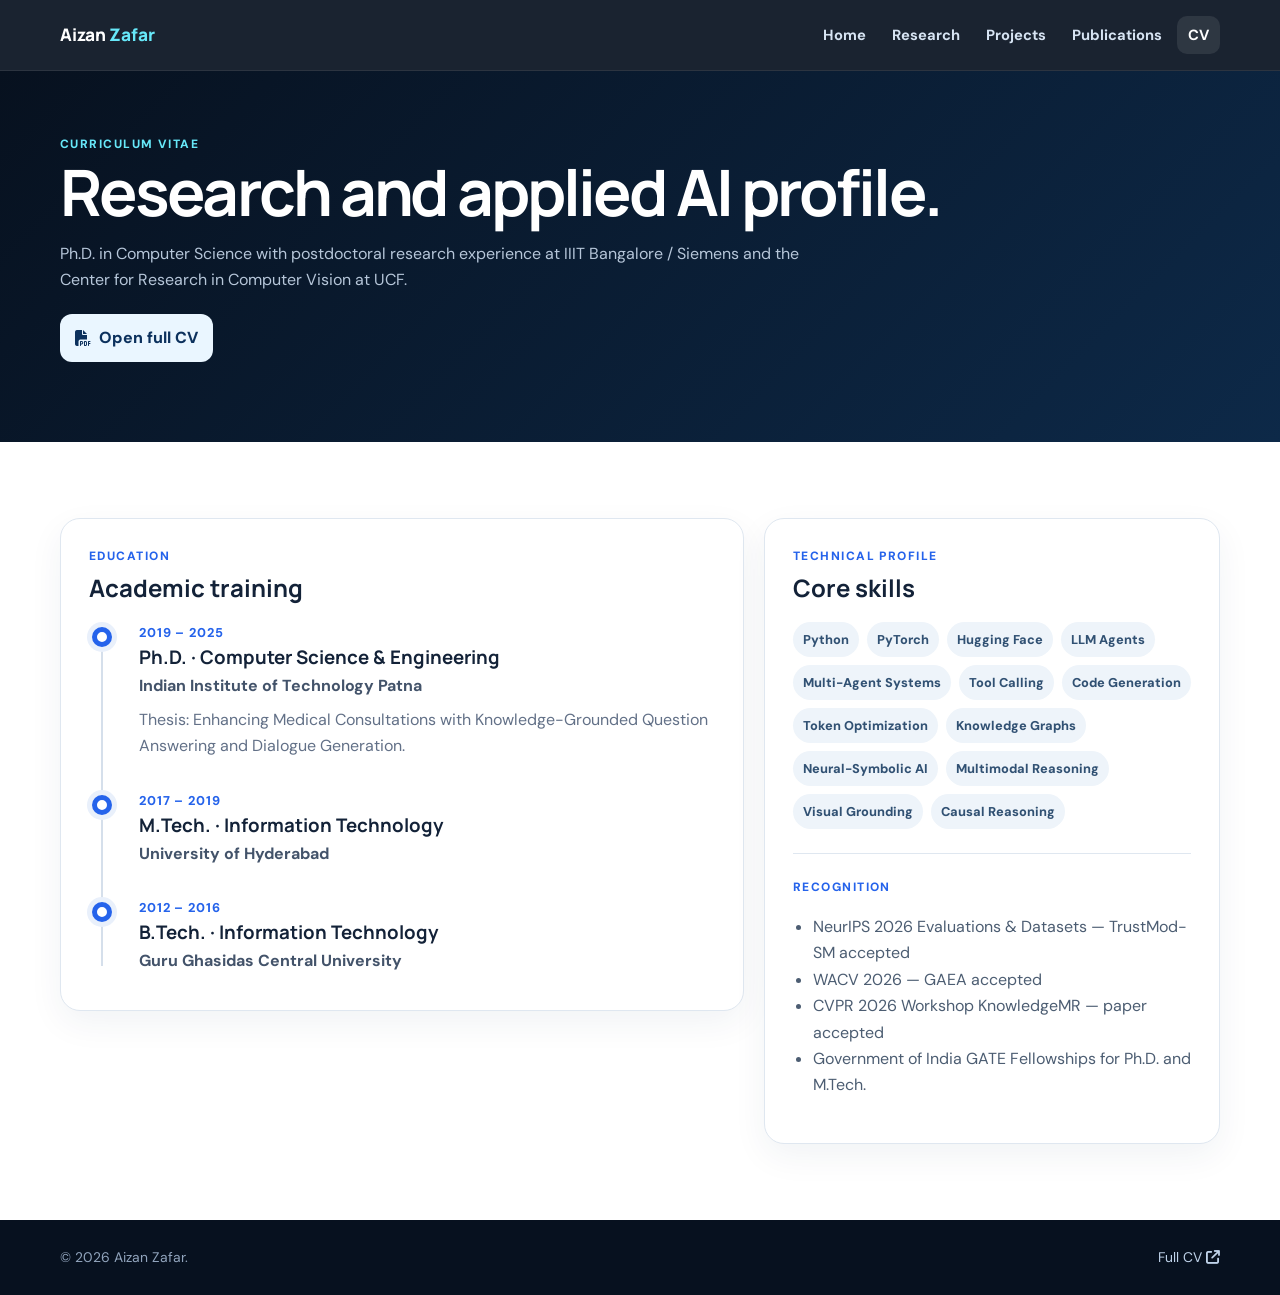
<file: cv.html>
<!DOCTYPE html><html lang="en"><head><meta charset="UTF-8"><meta name="viewport" content="width=device-width,initial-scale=1.0"><title>CV | Aizan Zafar</title><meta name="description" content="Curriculum vitae of Aizan Zafar."><link rel="preconnect" href="https://fonts.googleapis.com"><link rel="preconnect" href="https://fonts.gstatic.com" crossorigin><link href="https://fonts.googleapis.com/css2?family=DM+Sans:wght@400;500;600;700&family=Manrope:wght@600;700;800&display=swap" rel="stylesheet"><link rel="stylesheet" href="https://cdnjs.cloudflare.com/ajax/libs/font-awesome/6.5.2/css/all.min.css"><link rel="stylesheet" href="assets/css/styles.css"></head><body><header class="site-header"><nav class="nav container"><a class="brand" href="index.html">Aizan <span>Zafar</span></a><button class="menu-button" aria-label="Toggle navigation"><i class="fa-solid fa-bars"></i></button><ul class="nav-links"><li><a href="index.html">Home</a></li><li><a href="research.html">Research</a></li><li><a href="projects.html">Projects</a></li><li><a href="publications.html">Publications</a></li><li><a class="active" href="cv.html">CV</a></li></ul></nav></header><section class="page-hero"><div class="container"><p class="kicker">Curriculum Vitae</p><h1>Research and applied AI profile.</h1><p>Ph.D. in Computer Science with postdoctoral research experience at IIIT Bangalore / Siemens and the Center for Research in Computer Vision at UCF.</p><div class="actions" style="margin-top:20px"><a class="btn btn-primary" href="img/Aizan_Zafar_CV.pdf" target="_blank"><i class="fa-solid fa-file-pdf"></i> Open full CV</a></div></div></section><main><section class="section"><div class="container cv-panel"><article class="cv-box"><p class="kicker">Education</p><h2>Academic training</h2><div class="timeline"><article class="timeline-item"><span class="timeline-dot"></span><div class="timeline-meta">2019 – 2025</div><h3>Ph.D. · Computer Science & Engineering</h3><p class="timeline-org">Indian Institute of Technology Patna</p><p class="timeline-copy">Thesis: Enhancing Medical Consultations with Knowledge-Grounded Question Answering and Dialogue Generation.</p></article><article class="timeline-item"><span class="timeline-dot"></span><div class="timeline-meta">2017 – 2019</div><h3>M.Tech. · Information Technology</h3><p class="timeline-org">University of Hyderabad</p></article><article class="timeline-item"><span class="timeline-dot"></span><div class="timeline-meta">2012 – 2016</div><h3>B.Tech. · Information Technology</h3><p class="timeline-org">Guru Ghasidas Central University</p></article></div></article><aside class="cv-box"><p class="kicker">Technical profile</p><h2>Core skills</h2><div class="skills"><span class="skill">Python</span><span class="skill">PyTorch</span><span class="skill">Hugging Face</span><span class="skill">LLM Agents</span><span class="skill">Multi-Agent Systems</span><span class="skill">Tool Calling</span><span class="skill">Code Generation</span><span class="skill">Token Optimization</span><span class="skill">Knowledge Graphs</span><span class="skill">Neural-Symbolic AI</span><span class="skill">Multimodal Reasoning</span><span class="skill">Visual Grounding</span><span class="skill">Causal Reasoning</span></div><hr style="border:0;border-top:1px solid var(--line);margin:24px 0"><p class="kicker">Recognition</p><ul><li>NeurIPS 2026 Evaluations & Datasets — TrustMod-SM accepted</li><li>WACV 2026 — GAEA accepted</li><li>CVPR 2026 Workshop KnowledgeMR — paper accepted</li><li>Government of India GATE Fellowships for Ph.D. and M.Tech.</li></ul></aside></div></section></main><footer><div class="container footer-inner"><span>© <span id="year"></span> Aizan Zafar.</span><a href="img/Aizan_Zafar_CV.pdf" target="_blank">Full CV <i class="fa-solid fa-arrow-up-right-from-square"></i></a></div></footer><script src="assets/js/main.js"></script></body></html>
</file>
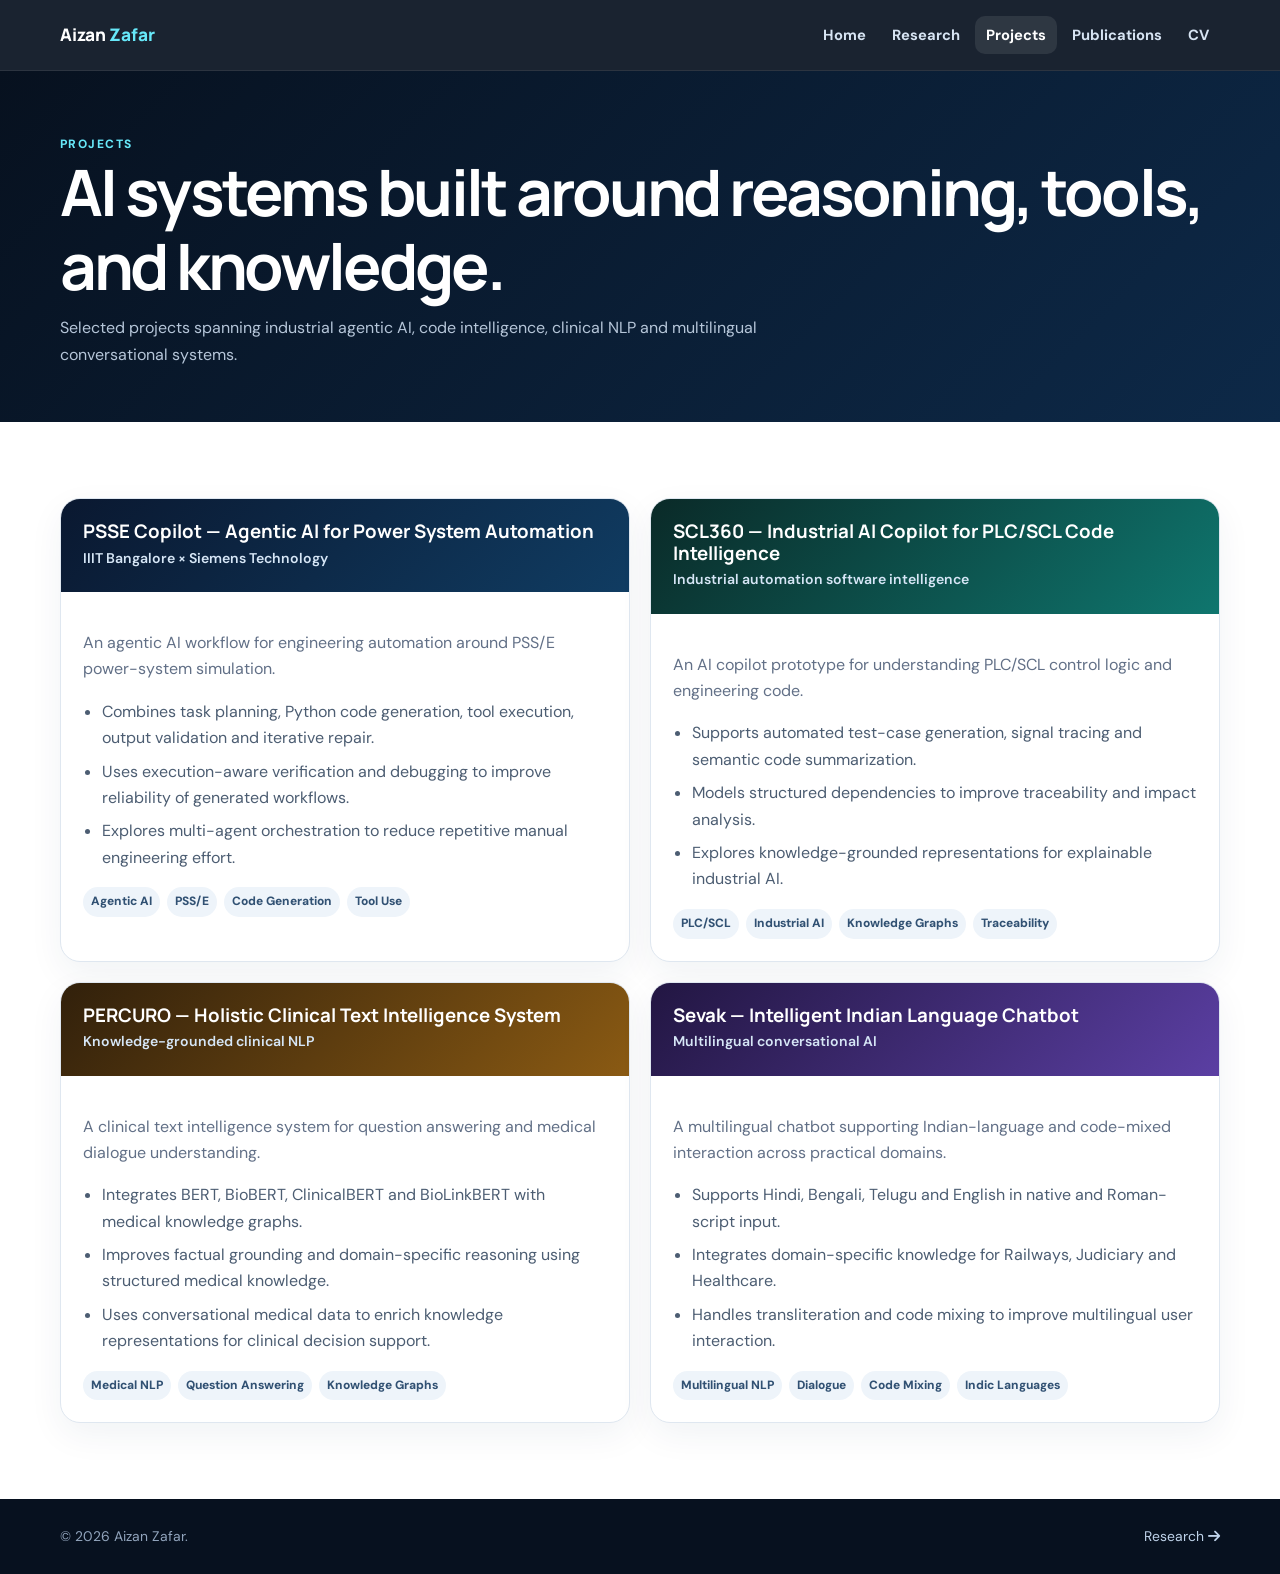
<file: projects.html>
<!DOCTYPE html><html lang="en"><head><meta charset="UTF-8"><meta name="viewport" content="width=device-width,initial-scale=1.0"><title>Projects | Aizan Zafar</title><meta name="description" content="Selected AI systems and projects by Aizan Zafar."><link rel="preconnect" href="https://fonts.googleapis.com"><link rel="preconnect" href="https://fonts.gstatic.com" crossorigin><link href="https://fonts.googleapis.com/css2?family=DM+Sans:wght@400;500;600;700&family=Manrope:wght@600;700;800&display=swap" rel="stylesheet"><link rel="stylesheet" href="https://cdnjs.cloudflare.com/ajax/libs/font-awesome/6.5.2/css/all.min.css"><link rel="stylesheet" href="assets/css/styles.css"></head><body><header class="site-header"><nav class="nav container"><a class="brand" href="index.html">Aizan <span>Zafar</span></a><button class="menu-button" aria-label="Toggle navigation"><i class="fa-solid fa-bars"></i></button><ul class="nav-links"><li><a href="index.html">Home</a></li><li><a href="research.html">Research</a></li><li><a class="active" href="projects.html">Projects</a></li><li><a href="publications.html">Publications</a></li><li><a href="cv.html">CV</a></li></ul></nav></header><section class="page-hero"><div class="container"><p class="kicker">Projects</p><h1>AI systems built around reasoning, tools, and knowledge.</h1><p>Selected projects spanning industrial agentic AI, code intelligence, clinical NLP and multilingual conversational systems.</p></div></section><main><section class="section"><div class="container project-grid"><article class="project-card"><div class="project-top"><h3>PSSE Copilot — Agentic AI for Power System Automation</h3><p>IIIT Bangalore × Siemens Technology</p></div><div class="project-body"><p>An agentic AI workflow for engineering automation around PSS/E power-system simulation.</p><ul><li>Combines task planning, Python code generation, tool execution, output validation and iterative repair.</li><li>Uses execution-aware verification and debugging to improve reliability of generated workflows.</li><li>Explores multi-agent orchestration to reduce repetitive manual engineering effort.</li></ul><div class="tags"><span class="tag">Agentic AI</span><span class="tag">PSS/E</span><span class="tag">Code Generation</span><span class="tag">Tool Use</span></div></div></article><article class="project-card"><div class="project-top alt"><h3>SCL360 — Industrial AI Copilot for PLC/SCL Code Intelligence</h3><p>Industrial automation software intelligence</p></div><div class="project-body"><p>An AI copilot prototype for understanding PLC/SCL control logic and engineering code.</p><ul><li>Supports automated test-case generation, signal tracing and semantic code summarization.</li><li>Models structured dependencies to improve traceability and impact analysis.</li><li>Explores knowledge-grounded representations for explainable industrial AI.</li></ul><div class="tags"><span class="tag">PLC/SCL</span><span class="tag">Industrial AI</span><span class="tag">Knowledge Graphs</span><span class="tag">Traceability</span></div></div></article><article class="project-card"><div class="project-top warm"><h3>PERCURO — Holistic Clinical Text Intelligence System</h3><p>Knowledge-grounded clinical NLP</p></div><div class="project-body"><p>A clinical text intelligence system for question answering and medical dialogue understanding.</p><ul><li>Integrates BERT, BioBERT, ClinicalBERT and BioLinkBERT with medical knowledge graphs.</li><li>Improves factual grounding and domain-specific reasoning using structured medical knowledge.</li><li>Uses conversational medical data to enrich knowledge representations for clinical decision support.</li></ul><div class="tags"><span class="tag">Medical NLP</span><span class="tag">Question Answering</span><span class="tag">Knowledge Graphs</span></div></div></article><article class="project-card"><div class="project-top violet"><h3>Sevak — Intelligent Indian Language Chatbot</h3><p>Multilingual conversational AI</p></div><div class="project-body"><p>A multilingual chatbot supporting Indian-language and code-mixed interaction across practical domains.</p><ul><li>Supports Hindi, Bengali, Telugu and English in native and Roman-script input.</li><li>Integrates domain-specific knowledge for Railways, Judiciary and Healthcare.</li><li>Handles transliteration and code mixing to improve multilingual user interaction.</li></ul><div class="tags"><span class="tag">Multilingual NLP</span><span class="tag">Dialogue</span><span class="tag">Code Mixing</span><span class="tag">Indic Languages</span></div></div></article></div></section></main><footer><div class="container footer-inner"><span>© <span id="year"></span> Aizan Zafar.</span><a href="research.html">Research <i class="fa-solid fa-arrow-right"></i></a></div></footer><script src="assets/js/main.js"></script></body></html>
</file>
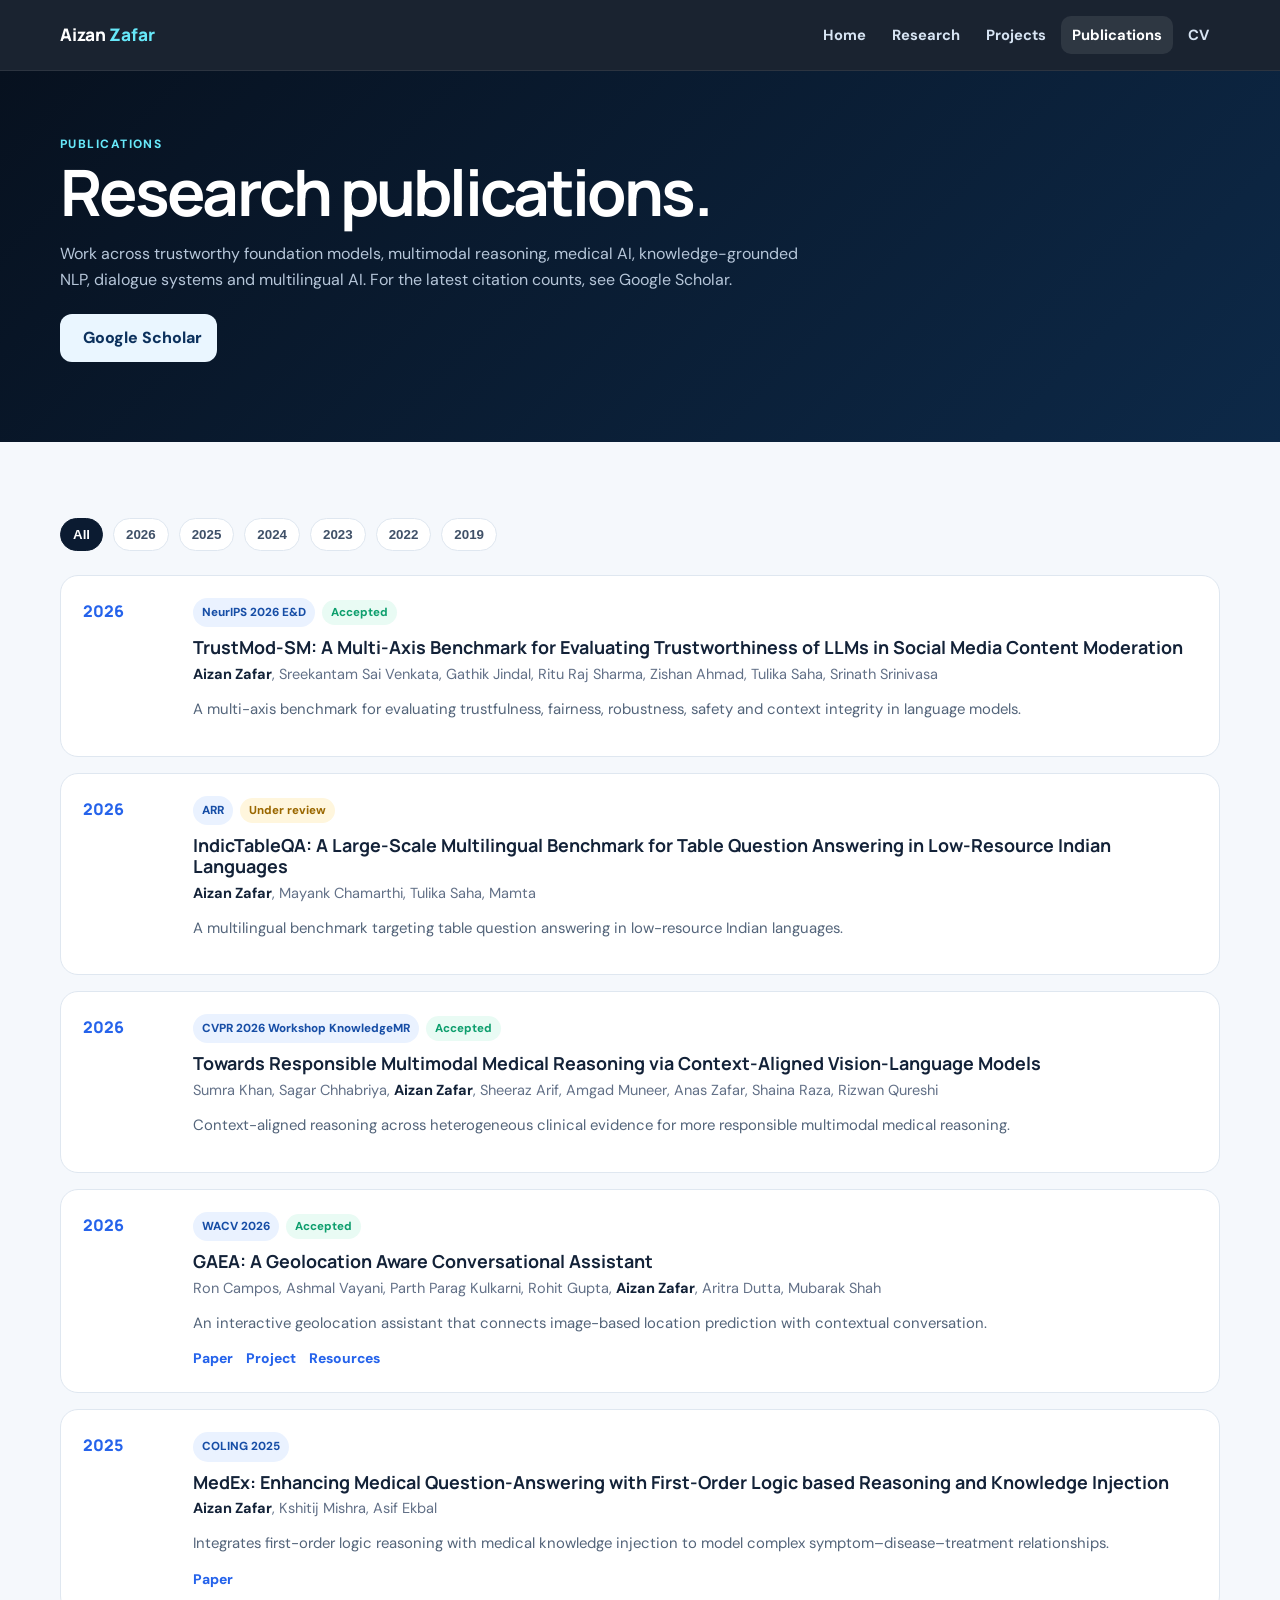
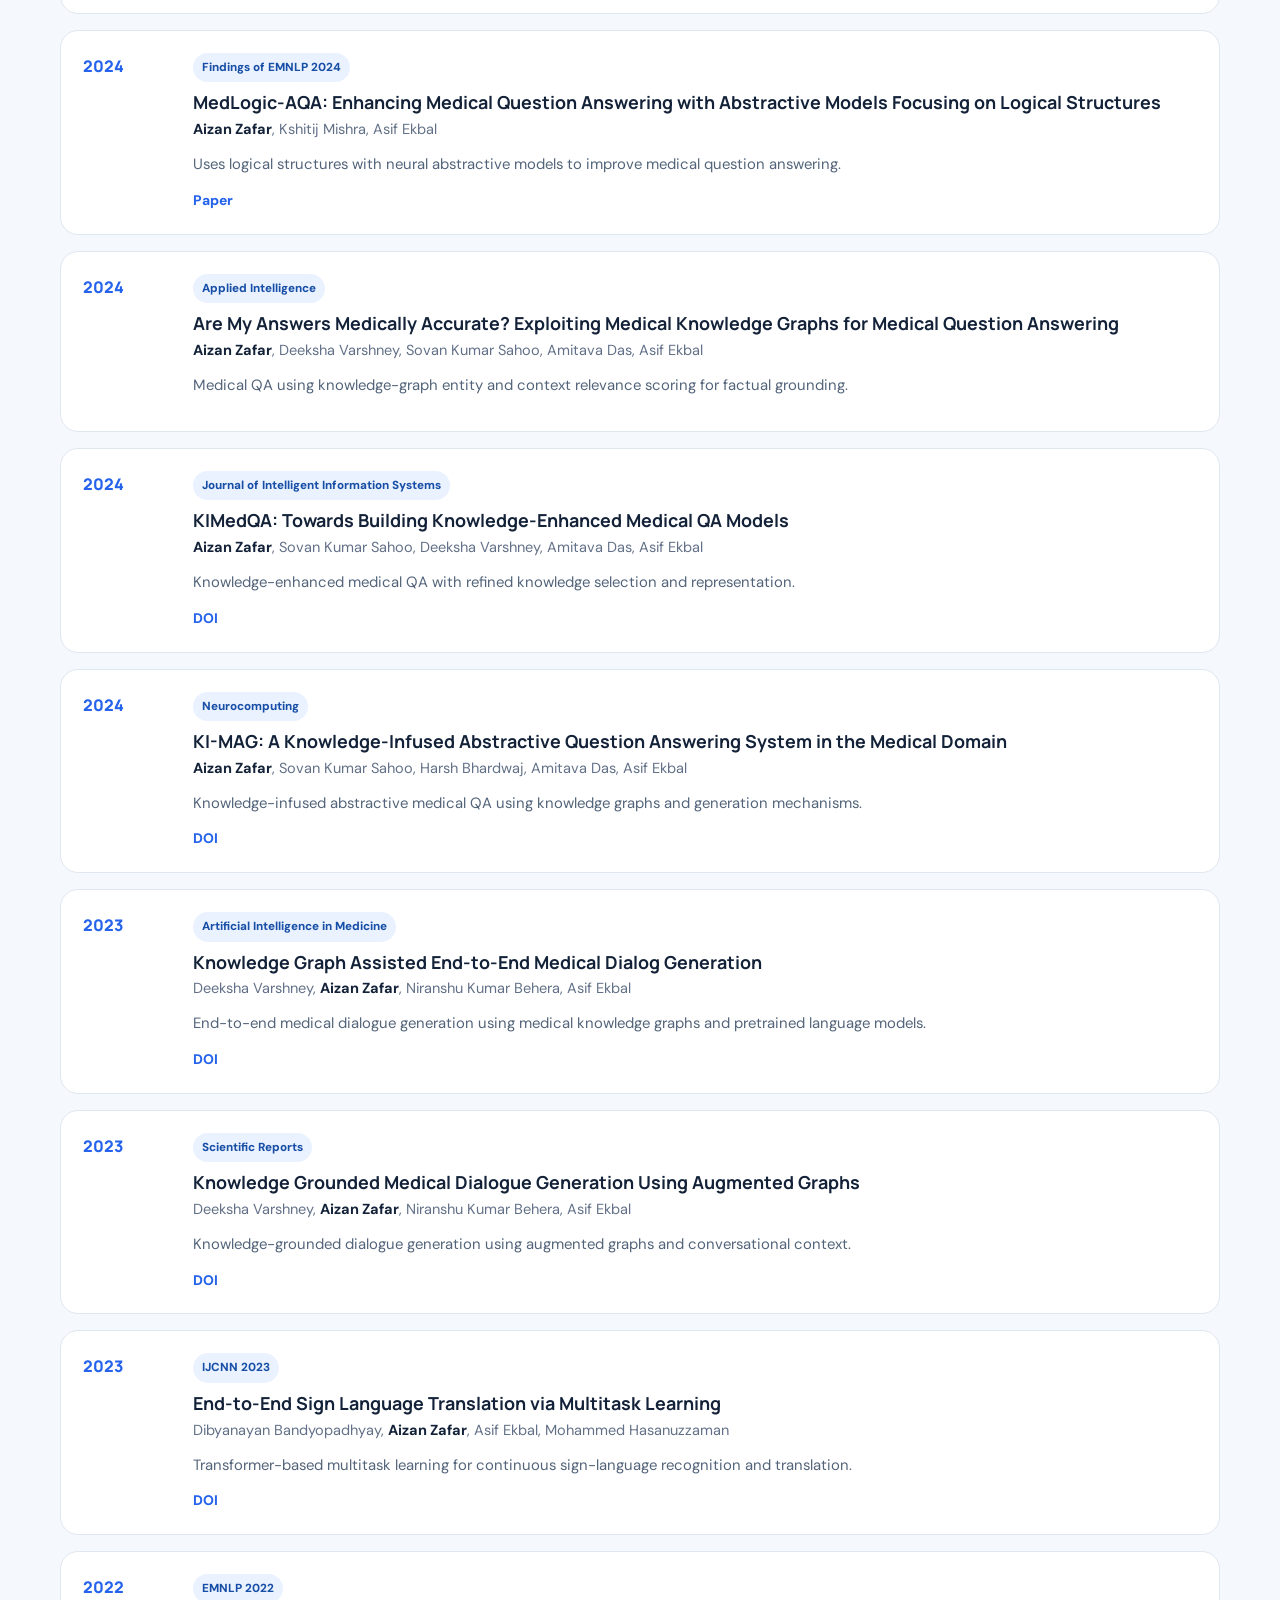
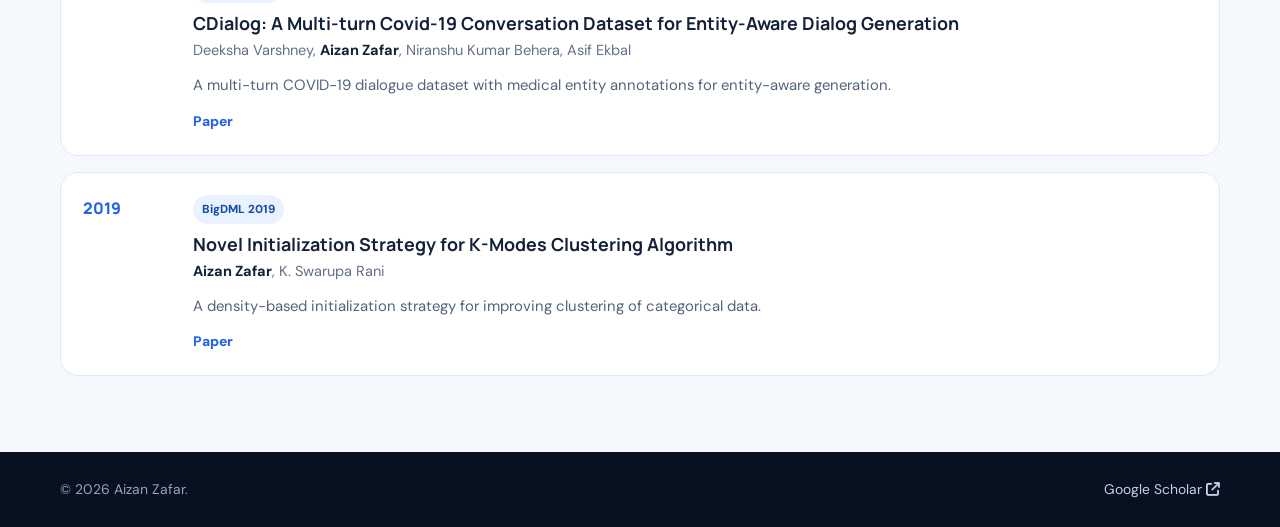
<file: publications.html>
<!DOCTYPE html><html lang="en"><head><meta charset="UTF-8"><meta name="viewport" content="width=device-width,initial-scale=1.0"><title>Publications | Aizan Zafar</title><meta name="description" content="Publications by Aizan Zafar in trustworthy AI, multimodal AI, medical NLP and knowledge-grounded reasoning."><link rel="preconnect" href="https://fonts.googleapis.com"><link rel="preconnect" href="https://fonts.gstatic.com" crossorigin><link href="https://fonts.googleapis.com/css2?family=DM+Sans:wght@400;500;600;700&family=Manrope:wght@600;700;800&display=swap" rel="stylesheet"><link rel="stylesheet" href="https://cdnjs.cloudflare.com/ajax/libs/font-awesome/6.5.2/css/all.min.css"><link rel="stylesheet" href="assets/css/styles.css"></head><body><header class="site-header"><nav class="nav container"><a class="brand" href="index.html">Aizan <span>Zafar</span></a><button class="menu-button" aria-label="Toggle navigation"><i class="fa-solid fa-bars"></i></button><ul class="nav-links"><li><a href="index.html">Home</a></li><li><a href="research.html">Research</a></li><li><a href="projects.html">Projects</a></li><li><a class="active" href="publications.html">Publications</a></li><li><a href="cv.html">CV</a></li></ul></nav></header><section class="page-hero"><div class="container"><p class="kicker">Publications</p><h1>Research publications.</h1><p>Work across trustworthy foundation models, multimodal reasoning, medical AI, knowledge-grounded NLP, dialogue systems and multilingual AI. For the latest citation counts, see Google Scholar.</p><div class="actions" style="margin-top:20px"><a class="btn btn-primary" href="https://scholar.google.com/citations?user=iqYHEnsAAAAJ&hl=en" target="_blank"><i class="ai ai-google-scholar"></i> Google Scholar</a></div></div></section><main><section class="section soft"><div class="container"><div class="pub-toolbar"><button class="filter-btn active" data-filter="all">All</button><button class="filter-btn" data-filter="2026">2026</button><button class="filter-btn" data-filter="2025">2025</button><button class="filter-btn" data-filter="2024">2024</button><button class="filter-btn" data-filter="2023">2023</button><button class="filter-btn" data-filter="2022">2022</button><button class="filter-btn" data-filter="2019">2019</button></div><div class="pub-list">
<article class="pub-item" data-year="2026"><div class="pub-year">2026</div><div><span class="venue">NeurIPS 2026 E&D</span><span class="status">Accepted</span><h3>TrustMod-SM: A Multi-Axis Benchmark for Evaluating Trustworthiness of LLMs in Social Media Content Moderation</h3><p class="authors"><strong>Aizan Zafar</strong>, Sreekantam Sai Venkata, Gathik Jindal, Ritu Raj Sharma, Zishan Ahmad, Tulika Saha, Srinath Srinivasa</p><p class="pub-desc">A multi-axis benchmark for evaluating trustfulness, fairness, robustness, safety and context integrity in language models.</p></div></article>
<article class="pub-item" data-year="2026"><div class="pub-year">2026</div><div><span class="venue">ARR</span><span class="status review">Under review</span><h3>IndicTableQA: A Large-Scale Multilingual Benchmark for Table Question Answering in Low-Resource Indian Languages</h3><p class="authors"><strong>Aizan Zafar</strong>, Mayank Chamarthi, Tulika Saha, Mamta</p><p class="pub-desc">A multilingual benchmark targeting table question answering in low-resource Indian languages.</p></div></article>
<article class="pub-item" data-year="2026"><div class="pub-year">2026</div><div><span class="venue">CVPR 2026 Workshop KnowledgeMR</span><span class="status">Accepted</span><h3>Towards Responsible Multimodal Medical Reasoning via Context-Aligned Vision-Language Models</h3><p class="authors">Sumra Khan, Sagar Chhabriya, <strong>Aizan Zafar</strong>, Sheeraz Arif, Amgad Muneer, Anas Zafar, Shaina Raza, Rizwan Qureshi</p><p class="pub-desc">Context-aligned reasoning across heterogeneous clinical evidence for more responsible multimodal medical reasoning.</p></div></article>
<article class="pub-item" data-year="2026"><div class="pub-year">2026</div><div><span class="venue">WACV 2026</span><span class="status">Accepted</span><h3>GAEA: A Geolocation Aware Conversational Assistant</h3><p class="authors">Ron Campos, Ashmal Vayani, Parth Parag Kulkarni, Rohit Gupta, <strong>Aizan Zafar</strong>, Aritra Dutta, Mubarak Shah</p><p class="pub-desc">An interactive geolocation assistant that connects image-based location prediction with contextual conversation.</p><div class="pub-links"><a href="https://arxiv.org/abs/2503.16423" target="_blank">Paper</a><a href="https://ucf-crcv.github.io/GAEA/" target="_blank">Project</a><a href="https://huggingface.co/collections/ucf-crcv/gaea-67d514a61d48eb1708b13a08" target="_blank">Resources</a></div></div></article>
<article class="pub-item" data-year="2025"><div class="pub-year">2025</div><div><span class="venue">COLING 2025</span><h3>MedEx: Enhancing Medical Question-Answering with First-Order Logic based Reasoning and Knowledge Injection</h3><p class="authors"><strong>Aizan Zafar</strong>, Kshitij Mishra, Asif Ekbal</p><p class="pub-desc">Integrates first-order logic reasoning with medical knowledge injection to model complex symptom–disease–treatment relationships.</p><div class="pub-links"><a href="https://aclanthology.org/2025.coling-main.649/" target="_blank">Paper</a></div></div></article>
<article class="pub-item" data-year="2024"><div class="pub-year">2024</div><div><span class="venue">Findings of EMNLP 2024</span><h3>MedLogic-AQA: Enhancing Medical Question Answering with Abstractive Models Focusing on Logical Structures</h3><p class="authors"><strong>Aizan Zafar</strong>, Kshitij Mishra, Asif Ekbal</p><p class="pub-desc">Uses logical structures with neural abstractive models to improve medical question answering.</p><div class="pub-links"><a href="https://aclanthology.org/2024.findings-emnlp.981/" target="_blank">Paper</a></div></div></article>
<article class="pub-item" data-year="2024"><div class="pub-year">2024</div><div><span class="venue">Applied Intelligence</span><h3>Are My Answers Medically Accurate? Exploiting Medical Knowledge Graphs for Medical Question Answering</h3><p class="authors"><strong>Aizan Zafar</strong>, Deeksha Varshney, Sovan Kumar Sahoo, Amitava Das, Asif Ekbal</p><p class="pub-desc">Medical QA using knowledge-graph entity and context relevance scoring for factual grounding.</p></div></article>
<article class="pub-item" data-year="2024"><div class="pub-year">2024</div><div><span class="venue">Journal of Intelligent Information Systems</span><h3>KIMedQA: Towards Building Knowledge-Enhanced Medical QA Models</h3><p class="authors"><strong>Aizan Zafar</strong>, Sovan Kumar Sahoo, Deeksha Varshney, Amitava Das, Asif Ekbal</p><p class="pub-desc">Knowledge-enhanced medical QA with refined knowledge selection and representation.</p><div class="pub-links"><a href="https://doi.org/10.1007/s10844-024-00844-1" target="_blank">DOI</a></div></div></article>
<article class="pub-item" data-year="2024"><div class="pub-year">2024</div><div><span class="venue">Neurocomputing</span><h3>KI-MAG: A Knowledge-Infused Abstractive Question Answering System in the Medical Domain</h3><p class="authors"><strong>Aizan Zafar</strong>, Sovan Kumar Sahoo, Harsh Bhardwaj, Amitava Das, Asif Ekbal</p><p class="pub-desc">Knowledge-infused abstractive medical QA using knowledge graphs and generation mechanisms.</p><div class="pub-links"><a href="https://doi.org/10.1016/j.neucom.2023.127141" target="_blank">DOI</a></div></div></article>
<article class="pub-item" data-year="2023"><div class="pub-year">2023</div><div><span class="venue">Artificial Intelligence in Medicine</span><h3>Knowledge Graph Assisted End-to-End Medical Dialog Generation</h3><p class="authors">Deeksha Varshney, <strong>Aizan Zafar</strong>, Niranshu Kumar Behera, Asif Ekbal</p><p class="pub-desc">End-to-end medical dialogue generation using medical knowledge graphs and pretrained language models.</p><div class="pub-links"><a href="https://doi.org/10.1016/j.artmed.2023.102535" target="_blank">DOI</a></div></div></article>
<article class="pub-item" data-year="2023"><div class="pub-year">2023</div><div><span class="venue">Scientific Reports</span><h3>Knowledge Grounded Medical Dialogue Generation Using Augmented Graphs</h3><p class="authors">Deeksha Varshney, <strong>Aizan Zafar</strong>, Niranshu Kumar Behera, Asif Ekbal</p><p class="pub-desc">Knowledge-grounded dialogue generation using augmented graphs and conversational context.</p><div class="pub-links"><a href="https://doi.org/10.1038/s41598-023-29213-8" target="_blank">DOI</a></div></div></article>
<article class="pub-item" data-year="2023"><div class="pub-year">2023</div><div><span class="venue">IJCNN 2023</span><h3>End-to-End Sign Language Translation via Multitask Learning</h3><p class="authors">Dibyanayan Bandyopadhyay, <strong>Aizan Zafar</strong>, Asif Ekbal, Mohammed Hasanuzzaman</p><p class="pub-desc">Transformer-based multitask learning for continuous sign-language recognition and translation.</p><div class="pub-links"><a href="https://doi.org/10.1109/IJCNN54540.2023.10191295" target="_blank">DOI</a></div></div></article>
<article class="pub-item" data-year="2022"><div class="pub-year">2022</div><div><span class="venue">EMNLP 2022</span><h3>CDialog: A Multi-turn Covid-19 Conversation Dataset for Entity-Aware Dialog Generation</h3><p class="authors">Deeksha Varshney, <strong>Aizan Zafar</strong>, Niranshu Kumar Behera, Asif Ekbal</p><p class="pub-desc">A multi-turn COVID-19 dialogue dataset with medical entity annotations for entity-aware generation.</p><div class="pub-links"><a href="https://aclanthology.org/2022.emnlp-main.782/" target="_blank">Paper</a></div></div></article>
<article class="pub-item" data-year="2019"><div class="pub-year">2019</div><div><span class="venue">BigDML 2019</span><h3>Novel Initialization Strategy for K-Modes Clustering Algorithm</h3><p class="authors"><strong>Aizan Zafar</strong>, K. Swarupa Rani</p><p class="pub-desc">A density-based initialization strategy for improving clustering of categorical data.</p><div class="pub-links"><a href="https://link.springer.com/chapter/10.1007/978-981-33-4788-5_8" target="_blank">Paper</a></div></div></article>
</div></div></section></main><footer><div class="container footer-inner"><span>© <span id="year"></span> Aizan Zafar.</span><a href="https://scholar.google.com/citations?user=iqYHEnsAAAAJ&hl=en" target="_blank">Google Scholar <i class="fa-solid fa-arrow-up-right-from-square"></i></a></div></footer><script src="assets/js/main.js"></script></body></html>
</file>
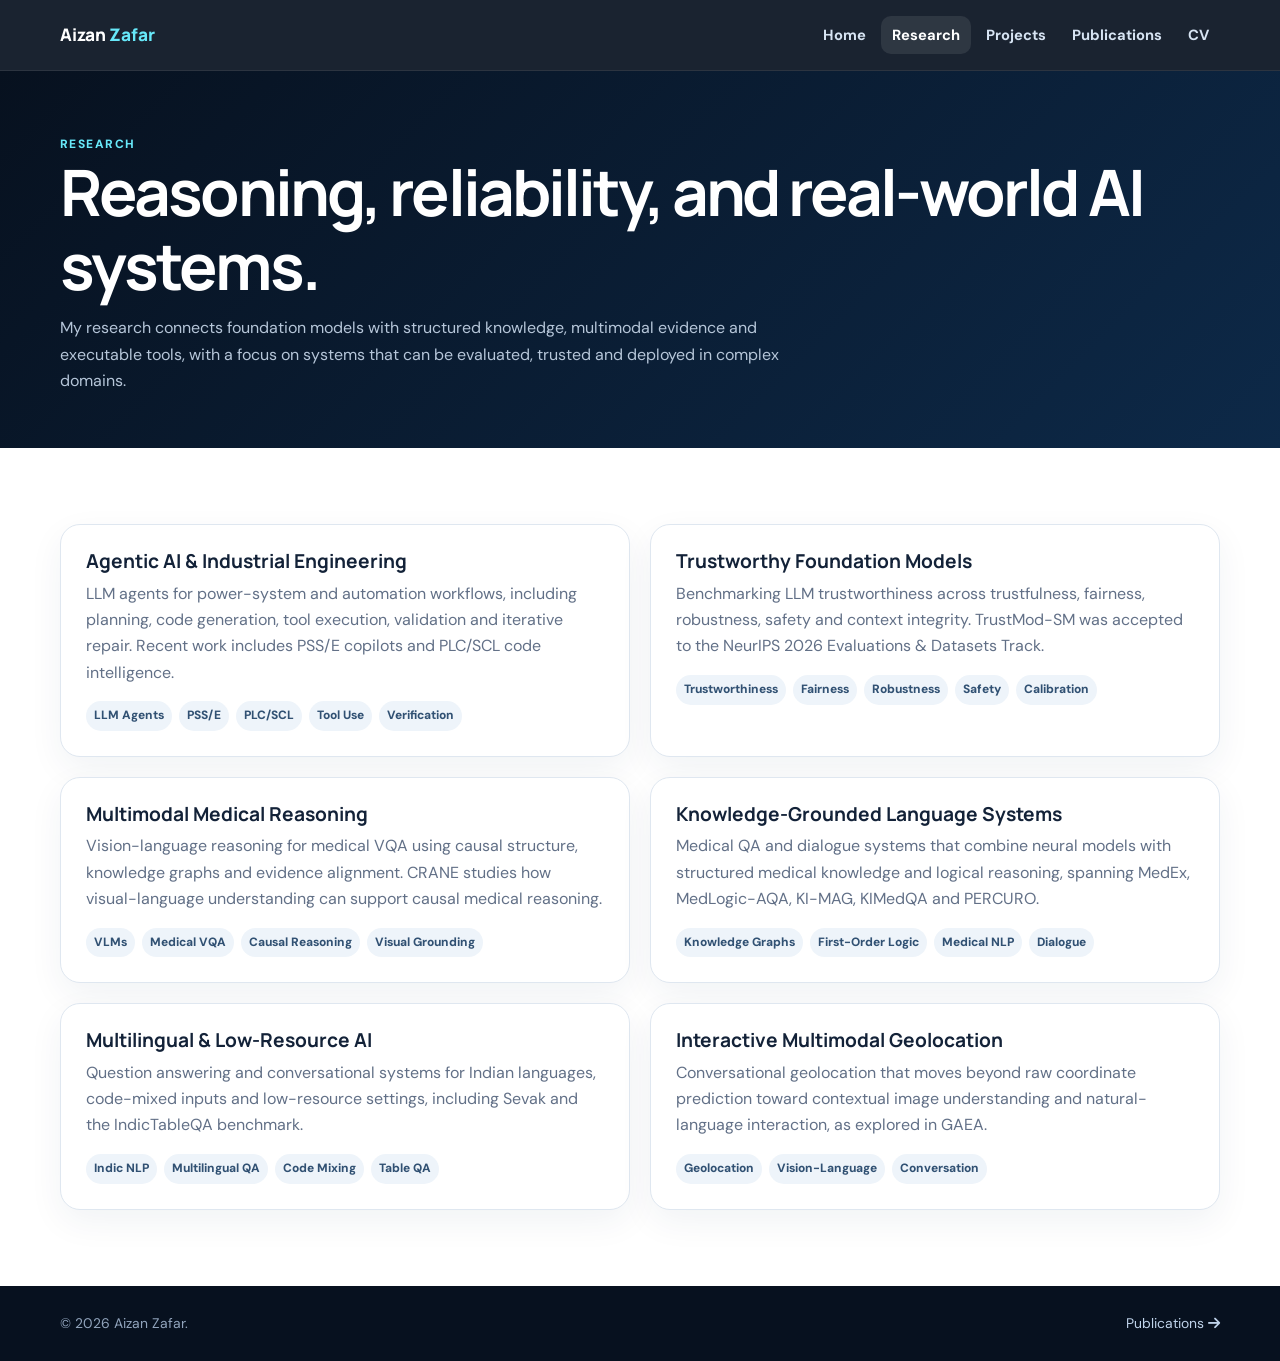
<file: research.html>
<!DOCTYPE html><html lang="en"><head><meta charset="UTF-8"><meta name="viewport" content="width=device-width,initial-scale=1.0"><title>Research | Aizan Zafar</title><meta name="description" content="Research themes of Aizan Zafar: agentic AI, trustworthy foundation models, multimodal medical reasoning and knowledge-grounded AI."><link rel="preconnect" href="https://fonts.googleapis.com"><link rel="preconnect" href="https://fonts.gstatic.com" crossorigin><link href="https://fonts.googleapis.com/css2?family=DM+Sans:wght@400;500;600;700&family=Manrope:wght@600;700;800&display=swap" rel="stylesheet"><link rel="stylesheet" href="https://cdnjs.cloudflare.com/ajax/libs/font-awesome/6.5.2/css/all.min.css"><link rel="stylesheet" href="assets/css/styles.css"></head><body><header class="site-header"><nav class="nav container"><a class="brand" href="index.html">Aizan <span>Zafar</span></a><button class="menu-button" aria-label="Toggle navigation"><i class="fa-solid fa-bars"></i></button><ul class="nav-links"><li><a href="index.html">Home</a></li><li><a class="active" href="research.html">Research</a></li><li><a href="projects.html">Projects</a></li><li><a href="publications.html">Publications</a></li><li><a href="cv.html">CV</a></li></ul></nav></header><section class="page-hero"><div class="container"><p class="kicker">Research</p><h1>Reasoning, reliability, and real-world AI systems.</h1><p>My research connects foundation models with structured knowledge, multimodal evidence and executable tools, with a focus on systems that can be evaluated, trusted and deployed in complex domains.</p></div></section><main><section class="section"><div class="container"><div class="card-grid"><article class="card"><h3>Agentic AI & Industrial Engineering</h3><p>LLM agents for power-system and automation workflows, including planning, code generation, tool execution, validation and iterative repair. Recent work includes PSS/E copilots and PLC/SCL code intelligence.</p><div class="tags"><span class="tag">LLM Agents</span><span class="tag">PSS/E</span><span class="tag">PLC/SCL</span><span class="tag">Tool Use</span><span class="tag">Verification</span></div></article><article class="card"><h3>Trustworthy Foundation Models</h3><p>Benchmarking LLM trustworthiness across trustfulness, fairness, robustness, safety and context integrity. TrustMod-SM was accepted to the NeurIPS 2026 Evaluations & Datasets Track.</p><div class="tags"><span class="tag">Trustworthiness</span><span class="tag">Fairness</span><span class="tag">Robustness</span><span class="tag">Safety</span><span class="tag">Calibration</span></div></article><article class="card"><h3>Multimodal Medical Reasoning</h3><p>Vision-language reasoning for medical VQA using causal structure, knowledge graphs and evidence alignment. CRANE studies how visual-language understanding can support causal medical reasoning.</p><div class="tags"><span class="tag">VLMs</span><span class="tag">Medical VQA</span><span class="tag">Causal Reasoning</span><span class="tag">Visual Grounding</span></div></article><article class="card"><h3>Knowledge-Grounded Language Systems</h3><p>Medical QA and dialogue systems that combine neural models with structured medical knowledge and logical reasoning, spanning MedEx, MedLogic-AQA, KI-MAG, KIMedQA and PERCURO.</p><div class="tags"><span class="tag">Knowledge Graphs</span><span class="tag">First-Order Logic</span><span class="tag">Medical NLP</span><span class="tag">Dialogue</span></div></article><article class="card"><h3>Multilingual & Low-Resource AI</h3><p>Question answering and conversational systems for Indian languages, code-mixed inputs and low-resource settings, including Sevak and the IndicTableQA benchmark.</p><div class="tags"><span class="tag">Indic NLP</span><span class="tag">Multilingual QA</span><span class="tag">Code Mixing</span><span class="tag">Table QA</span></div></article><article class="card"><h3>Interactive Multimodal Geolocation</h3><p>Conversational geolocation that moves beyond raw coordinate prediction toward contextual image understanding and natural-language interaction, as explored in GAEA.</p><div class="tags"><span class="tag">Geolocation</span><span class="tag">Vision-Language</span><span class="tag">Conversation</span></div></article></div></div></section></main><footer><div class="container footer-inner"><span>© <span id="year"></span> Aizan Zafar.</span><a href="publications.html">Publications <i class="fa-solid fa-arrow-right"></i></a></div></footer><script src="assets/js/main.js"></script></body></html>
</file>
<file: assets/css/styles.css>
:root {
  --navy:#07111f; --navy2:#0b1b31; --blue:#2563eb; --cyan:#06b6d4;
  --ink:#132238; --muted:#627087; --line:#dfe7f0; --soft:#f5f8fc; --white:#fff;
  --green:#0f9f6e; --gold:#9a6700; --shadow:0 18px 55px rgba(15,38,71,.10);
  --radius:20px; --max:1160px;
}
*{box-sizing:border-box} html{scroll-behavior:smooth} body{margin:0;font-family:"DM Sans",system-ui,-apple-system,sans-serif;color:var(--ink);background:#fff;line-height:1.65}
a{color:inherit} img{max-width:100%} h1,h2,h3{font-family:"Manrope",sans-serif;line-height:1.16;margin-top:0}.container{width:min(var(--max),calc(100% - 36px));margin:auto}
.skip-link{position:absolute;left:-9999px;top:0;background:white;color:black;padding:.7rem 1rem;z-index:999}.skip-link:focus{left:1rem;top:1rem}
.site-header{position:sticky;top:0;z-index:100;background:rgba(7,17,31,.92);backdrop-filter:blur(14px);border-bottom:1px solid rgba(255,255,255,.08)}
.nav{min-height:70px;display:flex;align-items:center;justify-content:space-between;gap:20px}.brand{font-family:"Manrope";font-weight:800;color:white;text-decoration:none;font-size:1.08rem}.brand span{color:#67e8f9}.nav-links{display:flex;gap:4px;list-style:none;margin:0;padding:0}.nav-links a{color:#d7e4f3;text-decoration:none;font-size:.92rem;font-weight:700;padding:9px 11px;border-radius:10px}.nav-links a:hover,.nav-links a.active{background:rgba(255,255,255,.09);color:white}.menu-button{display:none;background:transparent;color:white;border:1px solid rgba(255,255,255,.2);border-radius:10px;padding:8px 11px}
.hero{color:white;background:radial-gradient(circle at 82% 10%,rgba(6,182,212,.23),transparent 30%),radial-gradient(circle at 8% 62%,rgba(37,99,235,.26),transparent 31%),linear-gradient(135deg,#06101e 0%,#0a1830 52%,#07111f 100%);padding:94px 0 80px;overflow:hidden}.hero-grid{display:grid;grid-template-columns:1.45fr .72fr;gap:64px;align-items:center}.eyebrow{display:inline-flex;gap:9px;align-items:center;border:1px solid rgba(103,232,249,.32);background:rgba(6,182,212,.09);color:#a5f3fc;border-radius:999px;padding:7px 12px;text-transform:uppercase;letter-spacing:.11em;font-size:.74rem;font-weight:800;margin-bottom:18px}.dot{width:8px;height:8px;border-radius:50%;background:#22c55e;box-shadow:0 0 0 5px rgba(34,197,94,.12)}.hero h1{font-size:clamp(3.2rem,7vw,5.8rem);letter-spacing:-.055em;margin-bottom:16px}.gradient{background:linear-gradient(90deg,#93c5fd,#67e8f9 55%,#a7f3d0);-webkit-background-clip:text;background-clip:text;color:transparent}.hero-role{font-size:clamp(1.12rem,2vw,1.4rem);font-weight:700;color:#d9e5f4;margin:0 0 16px}.hero-copy{color:#aebed2;max-width:760px;margin:0 0 26px}.actions,.socials{display:flex;flex-wrap:wrap;gap:11px}.actions{margin-bottom:26px}.btn{display:inline-flex;align-items:center;gap:8px;text-decoration:none;font-weight:800;border-radius:12px;padding:11px 15px;transition:.2s transform,.2s background}.btn:hover{transform:translateY(-2px)}.btn-primary{background:#eaf6ff;color:#0c315d}.btn-ghost{border:1px solid rgba(255,255,255,.18);color:#dce8f7;background:rgba(255,255,255,.04)}.socials a{width:42px;height:42px;display:grid;place-items:center;border-radius:11px;color:#d8e6f7;background:rgba(255,255,255,.05);border:1px solid rgba(255,255,255,.10);text-decoration:none}.portrait{width:min(325px,82vw);aspect-ratio:1/1.12;border-radius:32px;padding:12px;background:linear-gradient(145deg,rgba(255,255,255,.18),rgba(255,255,255,.04));border:1px solid rgba(255,255,255,.16);box-shadow:0 40px 90px rgba(0,0,0,.35);transform:rotate(1.5deg)}.portrait img{width:100%;height:100%;object-fit:cover;object-position:center top;border-radius:23px}
.page-hero{background:linear-gradient(135deg,#07111f,#0d2948);color:white;padding:64px 0 54px}.page-hero .kicker{color:#67e8f9}.page-hero h1{font-size:clamp(2.5rem,5vw,4.4rem);letter-spacing:-.045em;margin-bottom:12px}.page-hero p{color:#b6c6d9;max-width:760px;margin:0}
.section{padding:76px 0}.section.soft{background:var(--soft)}.section.dark{background:var(--navy2);color:white}.section-head{display:grid;grid-template-columns:1fr 1fr;gap:34px;align-items:end;margin-bottom:34px}.kicker{margin:0 0 7px;color:var(--blue);font-size:.75rem;font-weight:800;letter-spacing:.12em;text-transform:uppercase}.section-head h2{font-size:clamp(2rem,4vw,3rem);letter-spacing:-.035em;margin-bottom:0}.section-intro{margin:0;color:var(--muted)}.dark .section-intro{color:#aebed2}
.stat-grid{display:grid;grid-template-columns:repeat(4,1fr);gap:15px;margin-top:32px}.stat{padding:20px;border:1px solid rgba(255,255,255,.12);background:rgba(255,255,255,.05);border-radius:16px}.stat strong{display:block;font-family:"Manrope";font-size:1.55rem;color:white}.stat span{color:#aebed2;font-size:.86rem}
.card-grid{display:grid;grid-template-columns:repeat(2,1fr);gap:20px}.card{border:1px solid var(--line);background:white;border-radius:var(--radius);box-shadow:0 12px 35px rgba(25,51,83,.06);padding:25px}.card h3{font-size:1.2rem;margin-bottom:8px}.card p{color:var(--muted);margin:0 0 12px}.tags{display:flex;flex-wrap:wrap;gap:7px;margin-top:15px}.tag{font-size:.75rem;font-weight:800;color:#315173;background:#eef4fa;border-radius:999px;padding:5px 8px}
.timeline{position:relative}.timeline:before{content:"";position:absolute;left:12px;top:6px;bottom:8px;width:2px;background:#d5dfeb}.timeline-item{position:relative;padding-left:50px;margin-bottom:30px}.timeline-item:last-child{margin-bottom:0}.timeline-dot{position:absolute;left:3px;top:5px;width:20px;height:20px;border-radius:50%;background:white;border:5px solid var(--blue);box-shadow:0 0 0 5px #e9f0fb}.timeline-meta{font-size:.8rem;letter-spacing:.07em;text-transform:uppercase;color:var(--blue);font-weight:800}.timeline h3{margin:4px 0}.timeline-org{margin:0 0 8px;font-weight:700;color:#43536a}.timeline-copy{margin:0;color:var(--muted);max-width:900px}
.feature-strip{display:grid;grid-template-columns:repeat(3,1fr);gap:18px}.feature{border:1px solid var(--line);border-radius:var(--radius);padding:24px;background:white}.feature-icon{width:46px;height:46px;border-radius:14px;display:grid;place-items:center;background:#eaf2ff;color:var(--blue);margin-bottom:15px}.feature h3{font-size:1.08rem;margin-bottom:7px}.feature p{margin:0;color:var(--muted);font-size:.93rem}
.project-grid{display:grid;grid-template-columns:repeat(2,1fr);gap:20px}.project-card{border:1px solid var(--line);border-radius:var(--radius);overflow:hidden;background:white;box-shadow:0 12px 35px rgba(25,51,83,.06)}.project-top{padding:22px;color:white;background:linear-gradient(135deg,#0a1830,#103c62)}.project-top.alt{background:linear-gradient(135deg,#0a2a28,#0f766e)}.project-top.warm{background:linear-gradient(135deg,#31200b,#8a5a13)}.project-top.violet{background:linear-gradient(135deg,#221642,#5b3fa3)}.project-top h3{margin-bottom:4px}.project-top p{margin:0;color:#d6e6f6;font-size:.88rem;font-weight:600}.project-body{padding:22px}.project-body p{color:var(--muted)}.project-body ul{padding-left:19px;color:#4c5d72}.project-body li{margin:7px 0}
.pub-toolbar{display:flex;gap:10px;flex-wrap:wrap;margin-bottom:24px}.filter-btn{border:1px solid var(--line);background:white;border-radius:999px;padding:8px 12px;font-weight:800;color:#405168;cursor:pointer}.filter-btn.active{background:var(--navy2);color:white;border-color:var(--navy2)}.pub-list{display:grid;gap:16px}.pub-item{border:1px solid var(--line);border-radius:18px;padding:22px;background:white;display:grid;grid-template-columns:92px 1fr;gap:18px}.pub-year{font-family:"Manrope";font-weight:800;color:var(--blue)}.venue{display:inline-flex;align-items:center;border-radius:999px;padding:5px 9px;font-size:.73rem;font-weight:800;background:#eaf2ff;color:#174ea6;margin-right:7px}.status{font-size:.72rem;font-weight:800;border-radius:999px;padding:5px 9px;color:var(--green);background:#e9fbf4}.status.review{color:var(--gold);background:#fff6dd}.pub-item h3{font-size:1.12rem;margin:10px 0 5px}.authors{color:var(--muted);font-size:.91rem;margin:0 0 10px}.authors strong{color:var(--ink)}.pub-desc{color:#53647a;margin:0 0 12px;font-size:.93rem}.pub-links{display:flex;gap:13px;flex-wrap:wrap}.pub-links a{color:var(--blue);font-weight:800;text-decoration:none;font-size:.87rem}.pub-links a:hover{text-decoration:underline}
.edu-grid{display:grid;grid-template-columns:repeat(3,1fr);gap:18px}.edu-card{border:1px solid var(--line);border-radius:var(--radius);padding:23px;background:white}.edu-logo{width:58px;height:58px;object-fit:contain;border:1px solid var(--line);border-radius:13px;padding:5px;margin-bottom:14px}.edu-card p{margin:0;color:var(--muted)}
.cv-panel{display:grid;grid-template-columns:1.2fr .8fr;gap:20px;align-items:start}.cv-box{border:1px solid var(--line);border-radius:var(--radius);padding:28px;background:white;box-shadow:0 12px 35px rgba(25,51,83,.06)}.cv-box ul{padding-left:20px;color:#4c5d72}.skills{display:flex;flex-wrap:wrap;gap:8px}.skill{padding:7px 10px;border-radius:999px;background:#eef4fa;color:#315173;font-size:.8rem;font-weight:800}
.contact{display:grid;grid-template-columns:1.25fr .75fr;gap:20px}.contact-panel{padding:32px;border-radius:var(--radius);background:linear-gradient(145deg,#0b1b31,#0e3154);color:white}.contact-panel p{color:#bfd0e4}.contact-card{border:1px solid var(--line);border-radius:var(--radius);padding:26px;background:white}.contact-list{display:grid;gap:11px}.contact-list a{display:flex;align-items:center;gap:10px;text-decoration:none;color:#405168;font-weight:700}.contact-list i{color:var(--blue);width:18px}
footer{background:var(--navy);color:#91a4bc;padding:26px 0;font-size:.87rem}.footer-inner{display:flex;justify-content:space-between;gap:18px;align-items:center}.footer-inner a{color:#bfd3ea;text-decoration:none}
@media(max-width:900px){.hero-grid,.section-head,.cv-panel,.contact{grid-template-columns:1fr}.card-grid,.project-grid{grid-template-columns:1fr}.feature-strip{grid-template-columns:1fr}.edu-grid{grid-template-columns:1fr}.stat-grid{grid-template-columns:repeat(2,1fr)}.portrait{margin-top:18px}.pub-item{grid-template-columns:70px 1fr}}
@media(max-width:720px){.menu-button{display:inline-block}.nav-links{position:absolute;top:70px;left:18px;right:18px;display:none;flex-direction:column;background:#0c1a2b;border:1px solid rgba(255,255,255,.1);border-radius:14px;padding:8px}.nav-links.open{display:flex}.hero{padding-top:72px}.stat-grid{grid-template-columns:1fr 1fr}.pub-item{grid-template-columns:1fr}.footer-inner{flex-direction:column;align-items:flex-start}}
</file>
